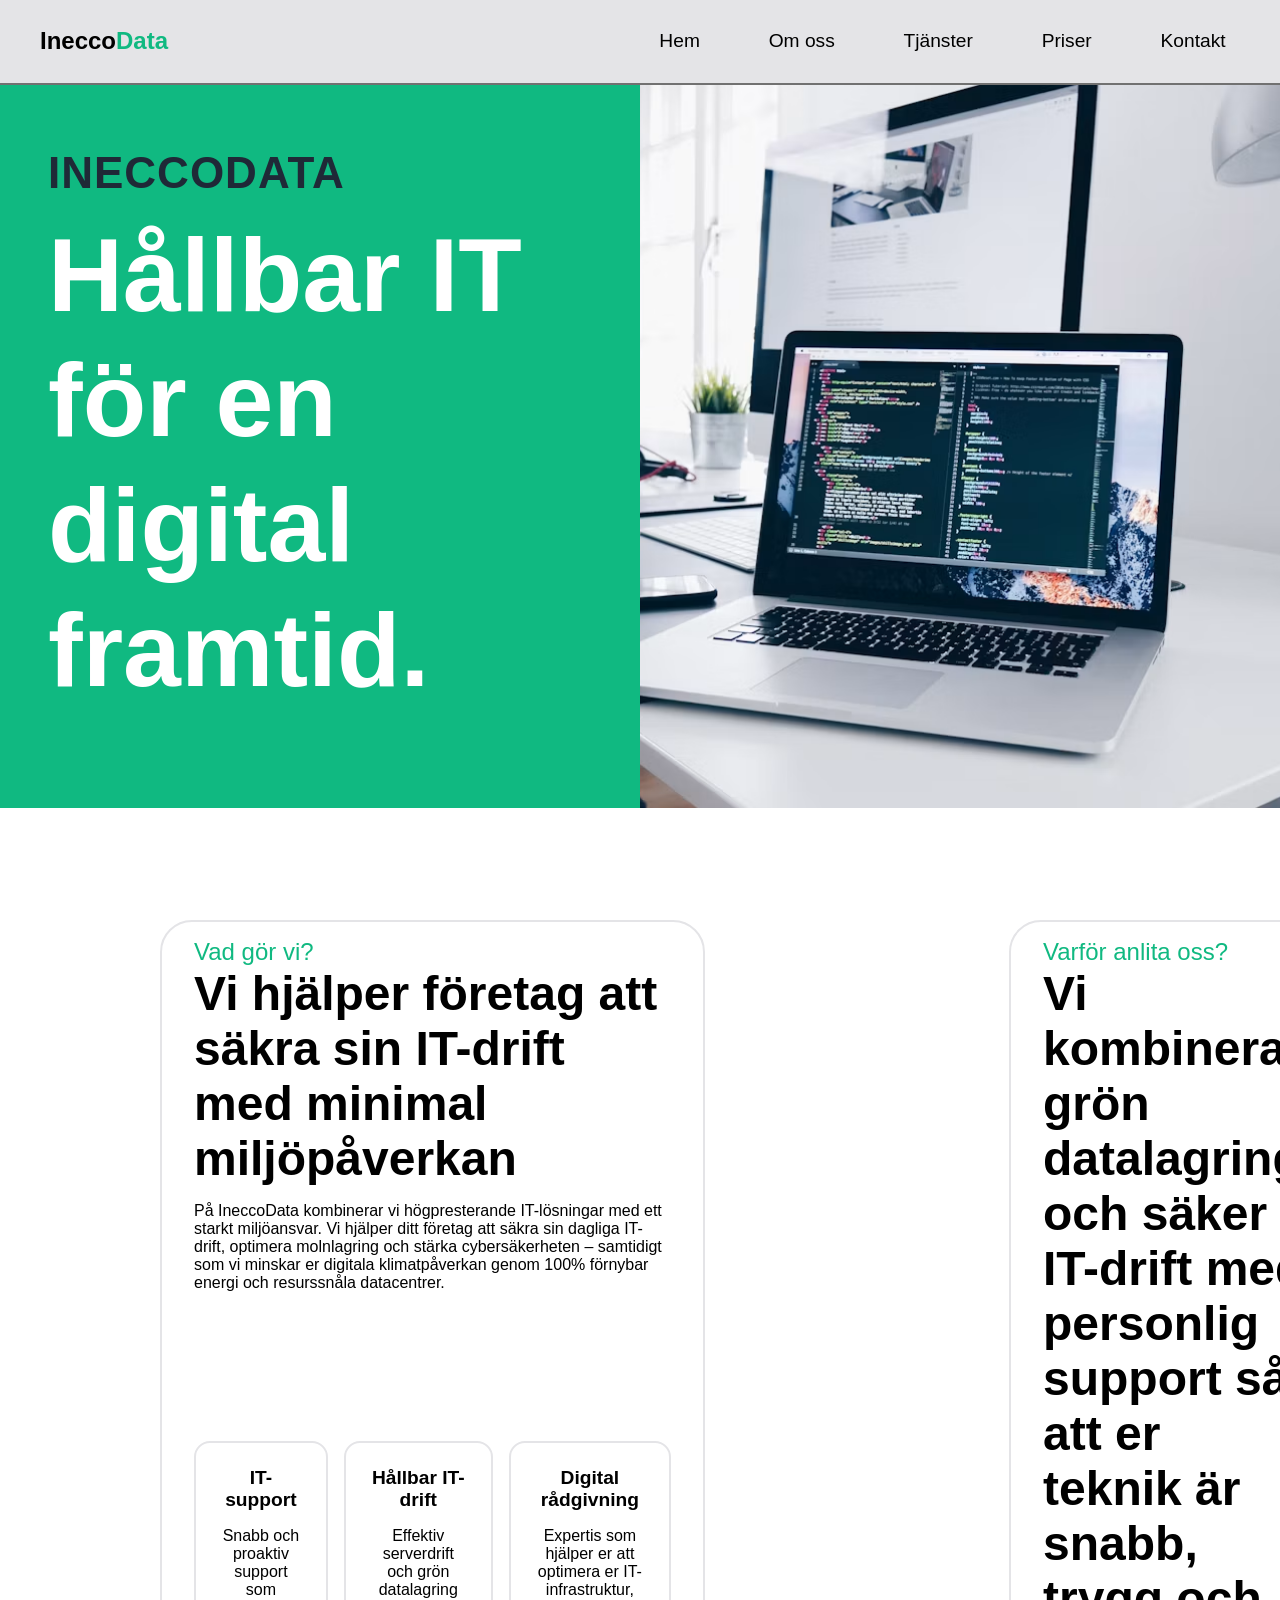
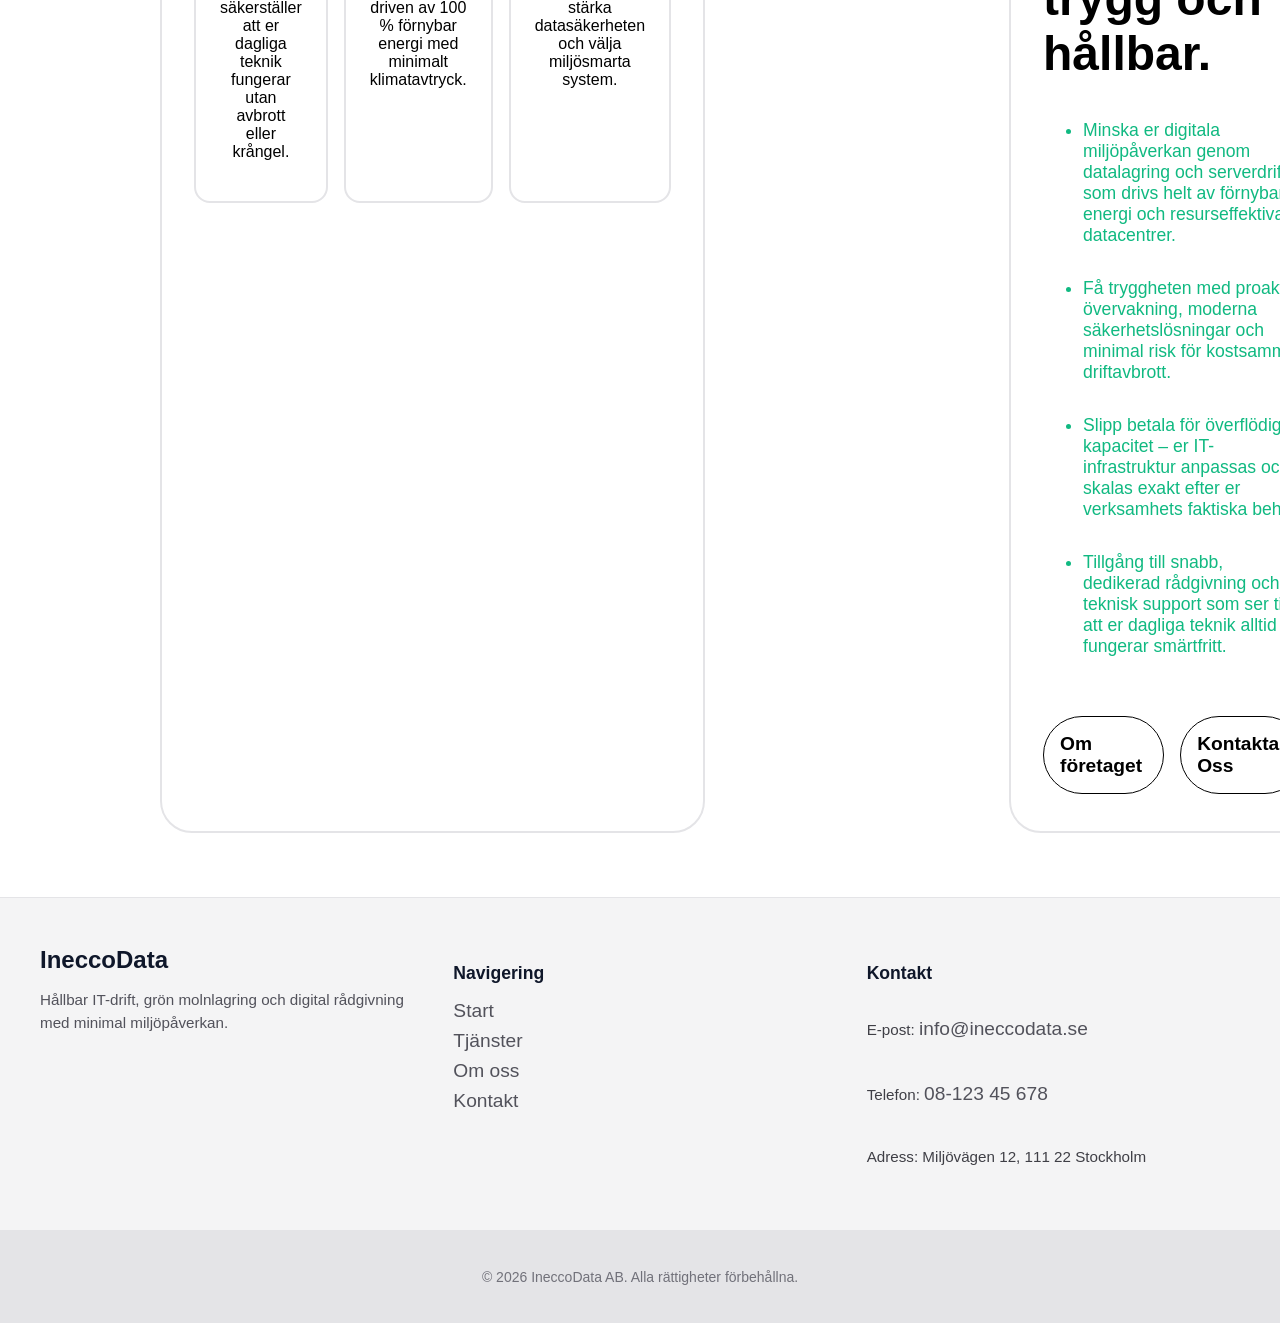
<file: index.html>
<!DOCTYPE html>
<html lang="en">
<head>
    <meta charset="UTF-8">
    <meta name="viewport" content="width=device-width, initial-scale=1.0">
    <link rel="stylesheet" href="assets/style.css">
    <title>Home</title>
</head>
<body>
    <!-- Header -->
    <header>
        <nav class="navbar">
            <a class="brand-title" href="index.html">
                <span class="ineco-span">Inecco</span>
                <span class="data-span">Data</span>
            </a>

            <ul class="nav-ul">
                <li class="ul-item">
                    <a href="home.html" class="a">Hem</a>
                </li>
                <li class="ul-item">
                    <a href="om-oss.html" class="a">Om oss</a>
                </li>
                <li class="ul-item">
                    <a href="tjanster.html" class="a">Tjänster</a>
                </li>
                <li class="ul-item">
                    <a href="priser.html" class="a">Priser</a>
                </li>
                <li class="ul-item">
                    <a href="kontakt.html" class="a">Kontakt</a>
                </li>
            </ul>
        </nav>
    </header>


    <!-- main -->
    <main>
        <section class="hero-section">
            <section class="hero-text-section">
                <h1 class="hero-title">IneccoData</h1>
                <p class="hero-motto">Hållbar IT för en digital framtid.</p>            
            </section>

            <section class="hero-image" role="img" aria-label="IneccoData hero image"></section>
        </section>


        <section class="body-section">
            <section class="what-we-do-card">
                <section card-header>
                    <h2 class="card-title">Vad gör vi?</h2>
                    <p class="card-answer">Vi hjälper företag att säkra sin IT-drift med minimal miljöpåverkan</p>
                    <p>På IneccoData kombinerar vi högpresterande IT-lösningar med ett starkt miljöansvar. Vi hjälper ditt företag att säkra sin dagliga IT-drift, optimera molnlagring och stärka cybersäkerheten – samtidigt som vi minskar er digitala klimatpåverkan genom 100% förnybar energi och resurssnåla datacentrer.</p>
                                    
                </section>
                <div class="card-options">
                    <article class="card">
                        <span>IT-support</span>
                        <p>Snabb och proaktiv support som säkerställer att er dagliga teknik fungerar utan avbrott eller krångel.</p>
                    </article>
                    <article class="card">
                        <span>Hållbar IT-drift</span>
                        <p>Effektiv serverdrift och grön datalagring driven av 100 % förnybar energi med minimalt klimatavtryck.</p>
                    </article>
                    <article class="card">
                        <span>Digital rådgivning</span>
                        <p>Expertis som hjälper er att optimera er IT-infrastruktur, stärka datasäkerheten och välja miljösmarta system.</p>
                    </article>
                    </div>
                </article>
            </section>


            <section class="what-we-do-card">
                <section card-header>
                    <h2 class="card-title">Varför anlita oss?</h2>
                    <p class="card-answer">Vi kombinerar grön datalagring och säker IT-drift med personlig support så att er teknik är snabb, trygg och hållbar.</p>
                    
                    <ul class="card-ul">
                        <li class="card-li">Minska er digitala miljöpåverkan genom datalagring och serverdrift som drivs helt av förnybar energi och resurseffektiva datacentrer.</li>
                        <li class="card-li">Få tryggheten med proaktiv övervakning, moderna säkerhetslösningar och minimal risk för kostsamma driftavbrott.</li>
                        <li class="card-li">Slipp betala för överflödig kapacitet – er IT-infrastruktur anpassas och skalas exakt efter er verksamhets faktiska behov.</li>
                        <li class="card-li">Tillgång till snabb, dedikerad rådgivning och teknisk support som ser till att er dagliga teknik alltid fungerar smärtfritt.</li>
                    </ul>

                    <div class="card-options">
                        <a class="a-card" href="om-oss.html">Om företaget</a>
                        <a class="a-card" href="kontakt.html">Kontakta Oss</a>
                    </div>
                </section>
                
            </section>
        </section>
    </main>


    <!-- Footer -->
   
        <footer class="site-footer">
  <div class="footer-container">
    
    <!-- Kolumn 1: Om företaget -->
    <div class="footer-brand">
      <span class="footer-logo">IneccoData</span>
      <p>Hållbar IT-drift, grön molnlagring och digital rådgivning med minimal miljöpåverkan.</p>
    </div>

    <!-- Kolumn 2: Snabblänkar (Navigation) -->
    <nav class="footer-nav" aria-label="Sidfotsnavigering">
      <h3 class="footer-heading">Navigering</h3>
      <ul>
        <li><a href="index.html">Start</a></li>
        <li><a href="tjanster.html">Tjänster</a></li>
        <li><a href="om-oss.html">Om oss</a></li>
        <li><a href="kontakt.html">Kontakt</a></li>
      </ul>
    </nav>

    <!-- Kolumn 3: Kontaktuppgifter -->
    <div class="footer-contact">
      <h3 class="footer-heading">Kontakt</h3>
      <address>
        <p>E-post: <a href="mailto:info@ineccodata.se">info@ineccodata.se</a></p>
        <p>Telefon: <a href="tel:0812345678">08-123 45 678</a></p>
        <p>Adress: Miljövägen 12, 111 22 Stockholm</p>
      </address>
    </div>

  </div>

  <!-- Copyright-fält längst ner -->
  <div class="footer-bottom">
    <p>&copy; 2026 IneccoData AB. Alla rättigheter förbehållna.</p>
  </div>
</footer>
    
</body>
</html>
</file>
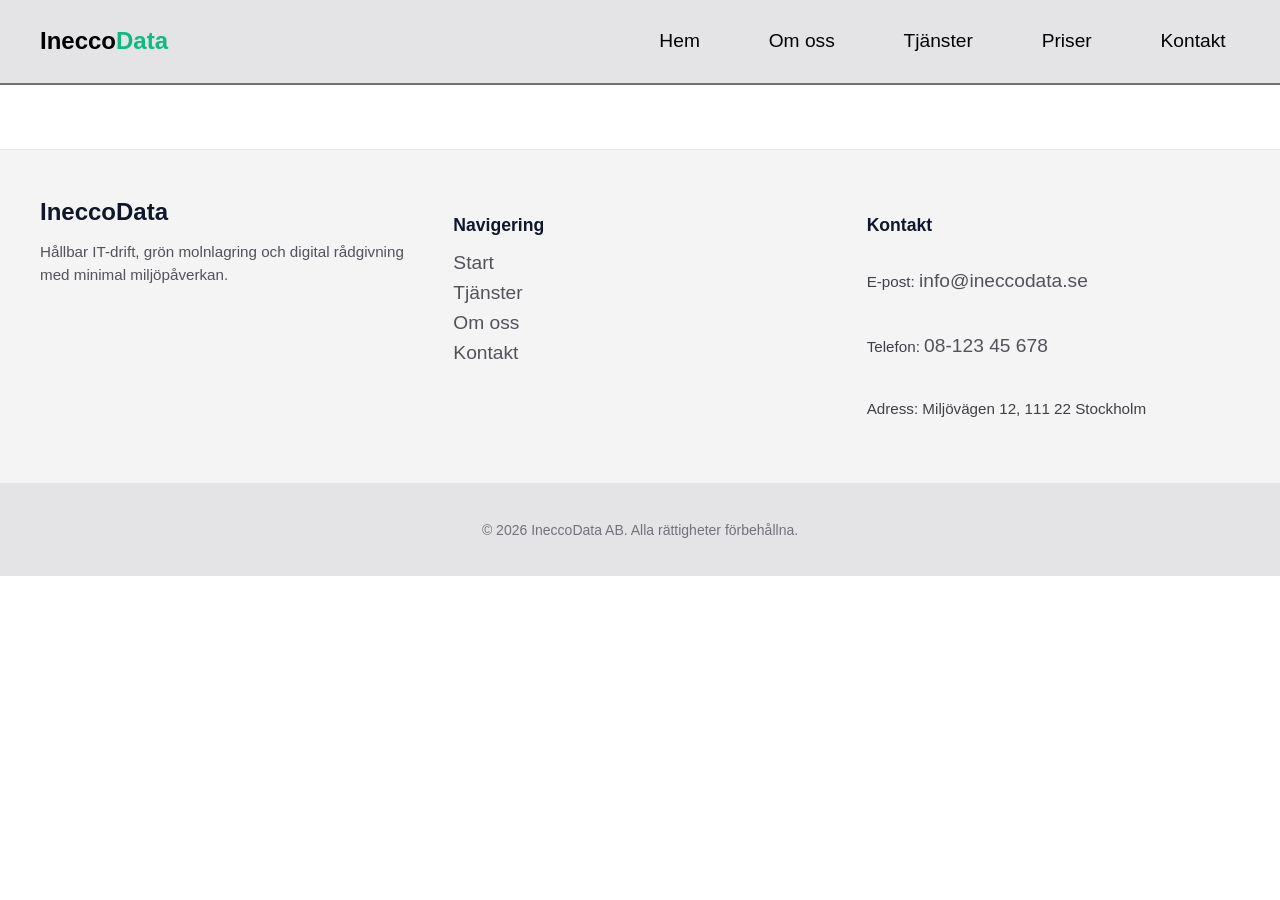
<file: kontakt.html>
<!DOCTYPE html>
<html lang="en">
<head>
    <meta charset="UTF-8">
    <meta name="viewport" content="width=device-width, initial-scale=1.0">
    <link rel="stylesheet" href="assets/style.css">
    <title>Home</title>
</head>
<body>
    <!-- Header -->
    <header>
        <nav class="navbar">
            <a class="brand-title" href="index.html">
                <span class="ineco-span">Inecco</span>
                <span class="data-span">Data</span>
            </a>

            <ul class="nav-ul">
                <li class="ul-item">
                    <a href="index.html" class="a">Hem</a>
                </li>
                <li class="ul-item">
                    <a href="om-oss.html" class="a">Om oss</a>
                </li>
                <li class="ul-item">
                    <a href="tjanster.html" class="a">Tjänster</a>
                </li>
                <li class="ul-item">
                    <a href="priser.html" class="a">Priser</a>
                </li>
                <li class="ul-item">
                    <a href="kontakt.html" class="a">Kontakt</a>
                </li>
            </ul>
        </nav>
    </header>


    <footer class="site-footer">
        <div class="footer-container">

            <div class="footer-brand">
                <span class="footer-logo">IneccoData</span>
                <p>Hållbar IT-drift, grön molnlagring och digital rådgivning med minimal miljöpåverkan.</p>
            </div>

            <nav class="footer-nav" aria-label="Sidfotsnavigering">
                <h3 class="footer-heading">Navigering</h3>
                <ul>
                    <li><a href="index.html">Start</a></li>
                    <li><a href="tjanster.html">Tjänster</a></li>
                    <li><a href="om-oss.html">Om oss</a></li>
                    <li><a href="kontakt.html">Kontakt</a></li>
                </ul>
            </nav>

            <div class="footer-contact">
            <h3 class="footer-heading">Kontakt</h3>
            <address>
                <p>E-post: <a href="mailto:info@ineccodata.se">info@ineccodata.se</a></p>
                <p>Telefon: <a href="tel:0812345678">08-123 45 678</a></p>
                <p>Adress: Miljövägen 12, 111 22 Stockholm</p>
            </address>
        </div>

    </div>

    <div class="footer-bottom">
        <p>&copy; 2026 IneccoData AB. Alla rättigheter förbehållna.</p>
    </div>
</footer>
    
</body>
</html>
</file>
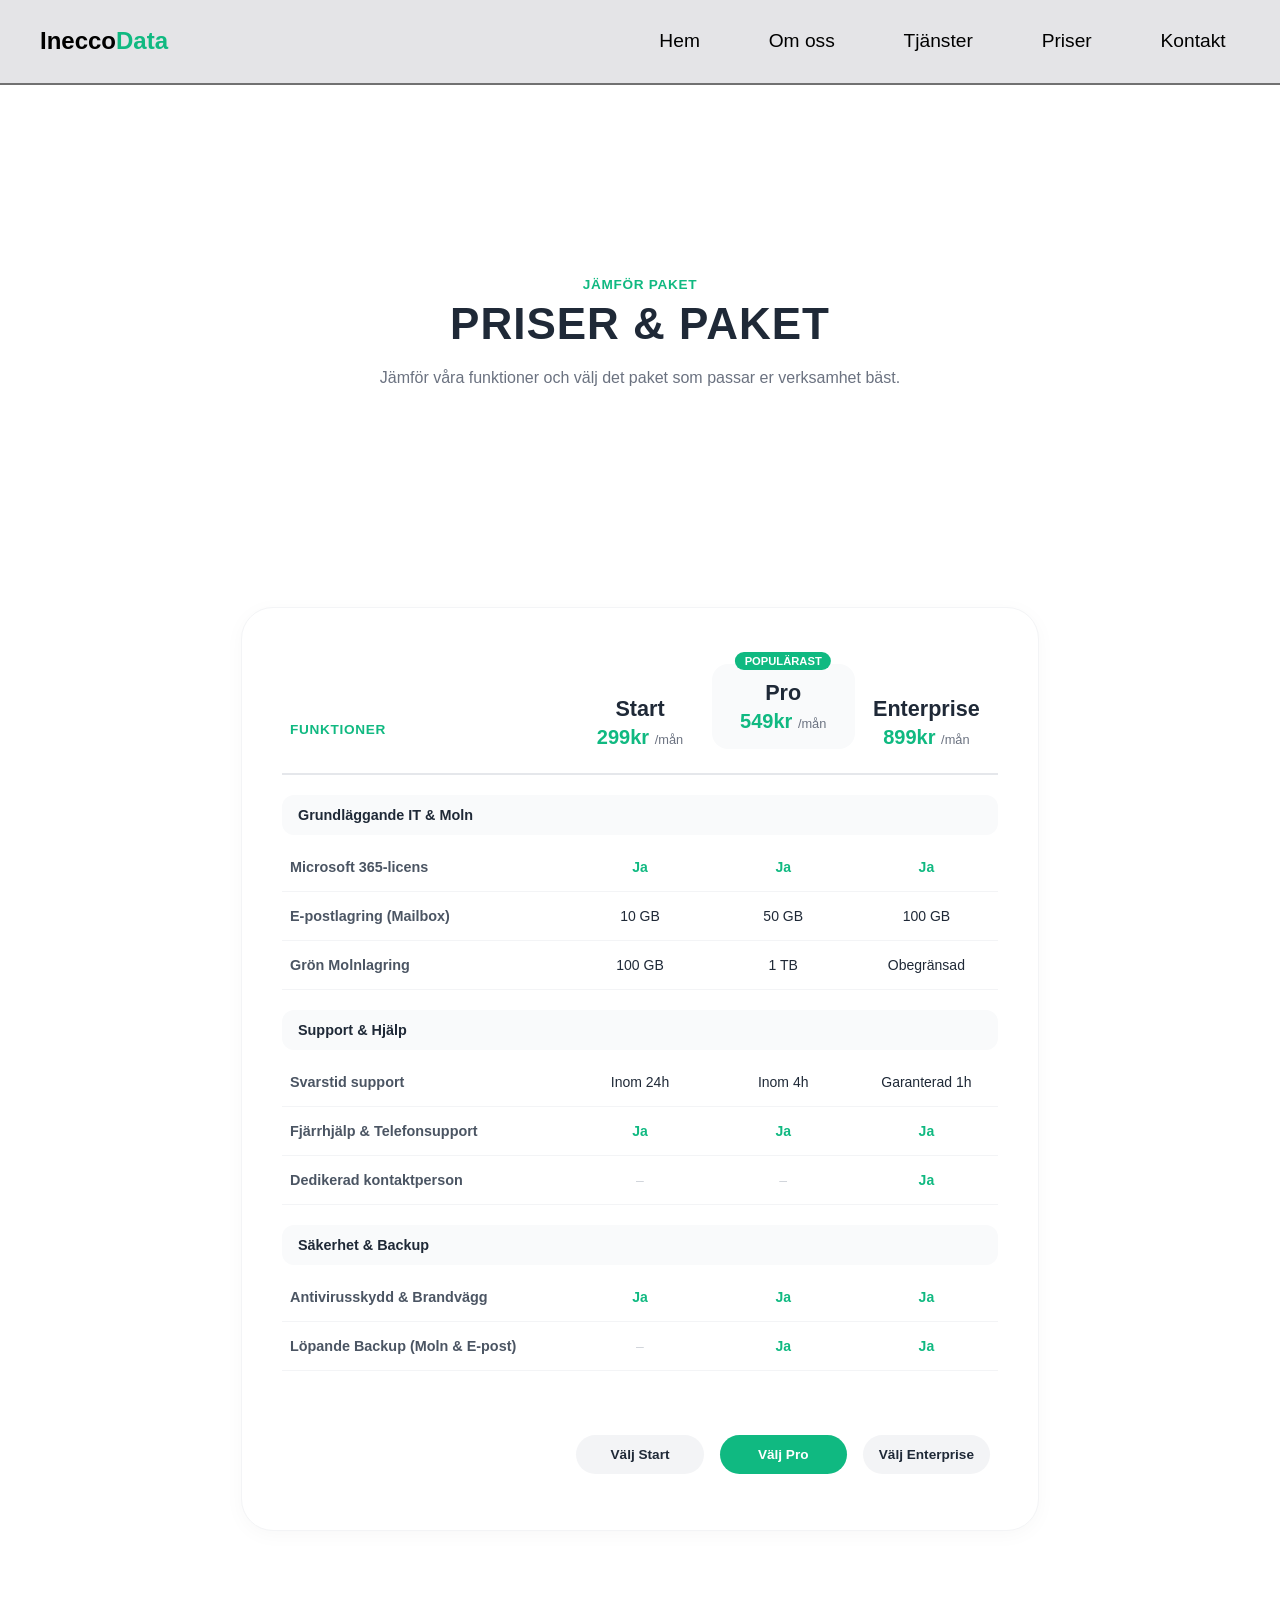
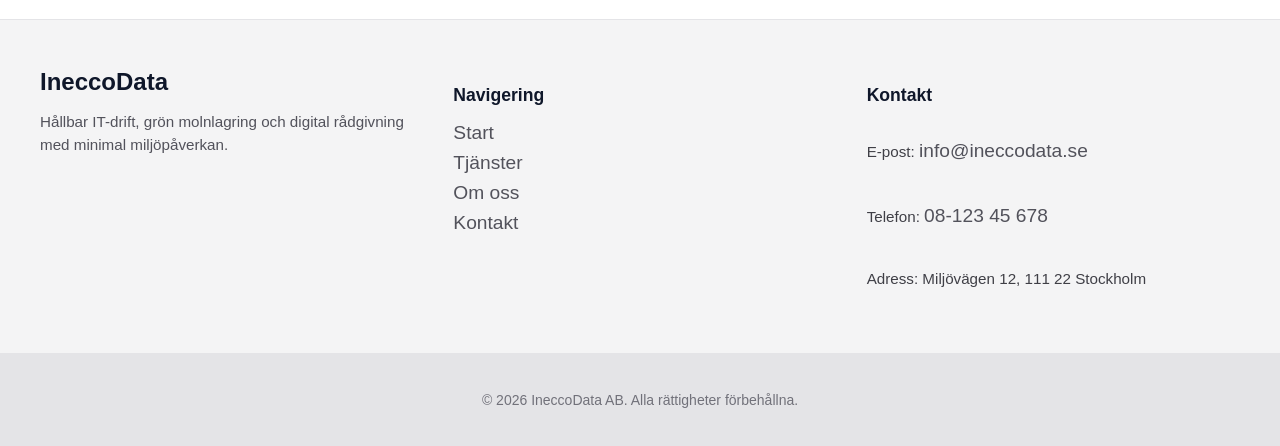
<file: priser.html>
<!DOCTYPE html>
<html lang="en">
<head>
    <meta charset="UTF-8">
    <meta name="viewport" content="width=device-width, initial-scale=1.0">
    <link rel="stylesheet" href="assets/style.css">
    <title>Home</title>
</head>
<body>

    
    <header>
        <nav class="navbar">
            <a class="brand-title" href="index.html">
                <span class="ineco-span">Inecco</span>
                <span class="data-span">Data</span>
            </a>

            <ul class="nav-ul">
                <li class="ul-item">
                    <a href="index.html" class="a">Hem</a>
                </li>
                <li class="ul-item">
                    <a href="om-oss.html" class="a">Om oss</a>
                </li>
                <li class="ul-item">
                    <a href="tjanster.html" class="a">Tjänster</a>
                </li>
                <li class="ul-item">
                    <a href="priser.html" class="a">Priser</a>
                </li>
                <li class="ul-item">
                    <a href="kontakt.html" class="a">Kontakt</a>
                </li>
            </ul>
        </nav>
    </header>

<main>
  <section class="pricing-page">
 
  <section class="pricing-hero">
    <span class="section-label">JÄMFÖR PAKET</span>
    <h1 class="hero-title">Priser &amp; Paket</h1>
    <p class="pricing-intro-text">
      Jämför våra funktioner och välj det paket som passar er verksamhet bäst.
    </p>
  </section>


  <div class="custom-table">

    <div class="table-row header-row">
      <div class="table-cell feature-cell">
        <span class="section-label">FUNKTIONER</span>
      </div>
      <div class="table-cell package-cell">
        <span class="package-name">Start</span>
        <p class="package-price">299kr <span>/mån</span></p>
      </div>
      <div class="table-cell package-cell featured">
        <span class="popular-tag">POPULÄRAST</span>
        <span class="package-name">Pro</span>
        <p class="package-price">549kr <span>/mån</span></p>
      </div>
      <div class="table-cell package-cell">
        <span class="package-name">Enterprise</span>
        <p class="package-price">899kr <span>/mån</span></p>
      </div>
    </div>

    
    <div class="category-header">
      <p class="category-title">Grundläggande IT &amp; Moln</p>
    </div>

    <div class="table-row">
      <div class="table-cell feature-cell">
        <p class="feature-name">Microsoft 365-licens</p>
      </div>
      <div class="table-cell"><p class="check-mark">Ja</p></div>
      <div class="table-cell"><p class="check-mark">Ja</p></div>
      <div class="table-cell"><p class="check-mark">Ja</p></div>
    </div>

    <div class="table-row">
      <div class="table-cell feature-cell">
        <p class="feature-name">E-postlagring (Mailbox)</p>
      </div>
      <div class="table-cell"><p class="text-value">10 GB</p></div>
      <div class="table-cell"><p class="text-value">50 GB</p></div>
      <div class="table-cell"><p class="text-value">100 GB</p></div>
    </div>

    <div class="table-row">
      <div class="table-cell feature-cell">
        <p class="feature-name">Grön Molnlagring</p>
      </div>
      <div class="table-cell"><p class="text-value">100 GB</p></div>
      <div class="table-cell"><p class="text-value">1 TB</p></div>
      <div class="table-cell"><p class="text-value">Obegränsad</p></div>
    </div>

    
    <div class="category-header">
      <p class="category-title">Support &amp; Hjälp</p>
    </div>

    <div class="table-row">
      <div class="table-cell feature-cell">
        <p class="feature-name">Svarstid support</p>
      </div>
      <div class="table-cell"><p class="text-value">Inom 24h</p></div>
      <div class="table-cell"><p class="text-value">Inom 4h</p></div>
      <div class="table-cell"><p class="text-value">Garanterad 1h</p></div>
    </div>

    <div class="table-row">
      <div class="table-cell feature-cell">
        <p class="feature-name">Fjärrhjälp &amp; Telefonsupport</p>
      </div>
      <div class="table-cell"><p class="check-mark">Ja</p></div>
      <div class="table-cell"><p class="check-mark">Ja</p></div>
      <div class="table-cell"><p class="check-mark">Ja</p></div>
    </div>

    <div class="table-row">
      <div class="table-cell feature-cell">
        <p class="feature-name">Dedikerad kontaktperson</p>
      </div>
      <div class="table-cell"><p class="dash-mark">–</p></div>
      <div class="table-cell"><p class="dash-mark">–</p></div>
      <div class="table-cell"><p class="check-mark">Ja</p></div>
    </div>


    <div class="category-header">
      <p class="category-title">Säkerhet &amp; Backup</p>
    </div>

    <div class="table-row">
      <div class="table-cell feature-cell">
        <p class="feature-name">Antivirusskydd &amp; Brandvägg</p>
      </div>
      <div class="table-cell"><p class="check-mark">Ja</p></div>
      <div class="table-cell"><p class="check-mark">Ja</p></div>
      <div class="table-cell"><p class="check-mark">Ja</p></div>
    </div>

    <div class="table-row">
      <div class="table-cell feature-cell">
        <p class="feature-name">Löpande Backup (Moln &amp; E-post)</p>
      </div>
      <div class="table-cell"><p class="dash-mark">–</p></div>
      <div class="table-cell"><p class="check-mark">Ja</p></div>
      <div class="table-cell"><p class="check-mark">Ja</p></div>
    </div>



    <div class="table-row footer-row">
      <div class="table-cell feature-cell"></div>
      <div class="table-cell">
        <a href="kontakt.html" class="read-more-btn">Välj Start</a>
      </div>
      <div class="table-cell">
        <a href="kontakt.html" class="read-more-btn primary">Välj Pro</a>
      </div>
      <div class="table-cell">
        <a href="kontakt.html" class="read-more-btn">Välj Enterprise</a>
      </div>
    </div>
  </div>
</section>
</main>


<footer class="site-footer">
        <div class="footer-container">

            <div class="footer-brand">
                <span class="footer-logo">IneccoData</span>
                <p>Hållbar IT-drift, grön molnlagring och digital rådgivning med minimal miljöpåverkan.</p>
            </div>

            <nav class="footer-nav" aria-label="Sidfotsnavigering">
                <h3 class="footer-heading">Navigering</h3>
                <ul>
                    <li><a href="index.html">Start</a></li>
                    <li><a href="tjanster.html">Tjänster</a></li>
                    <li><a href="om-oss.html">Om oss</a></li>
                    <li><a href="kontakt.html">Kontakt</a></li>
                </ul>
            </nav>

            <div class="footer-contact">
            <h3 class="footer-heading">Kontakt</h3>
            <address>
                <p>E-post: <a href="mailto:info@ineccodata.se">info@ineccodata.se</a></p>
                <p>Telefon: <a href="tel:0812345678">08-123 45 678</a></p>
                <p>Adress: Miljövägen 12, 111 22 Stockholm</p>
            </address>
        </div>

    </div>

    <div class="footer-bottom">
        <p>&copy; 2026 IneccoData AB. Alla rättigheter förbehållna.</p>
    </div>
</footer>
    
</body>
</html>
</file>
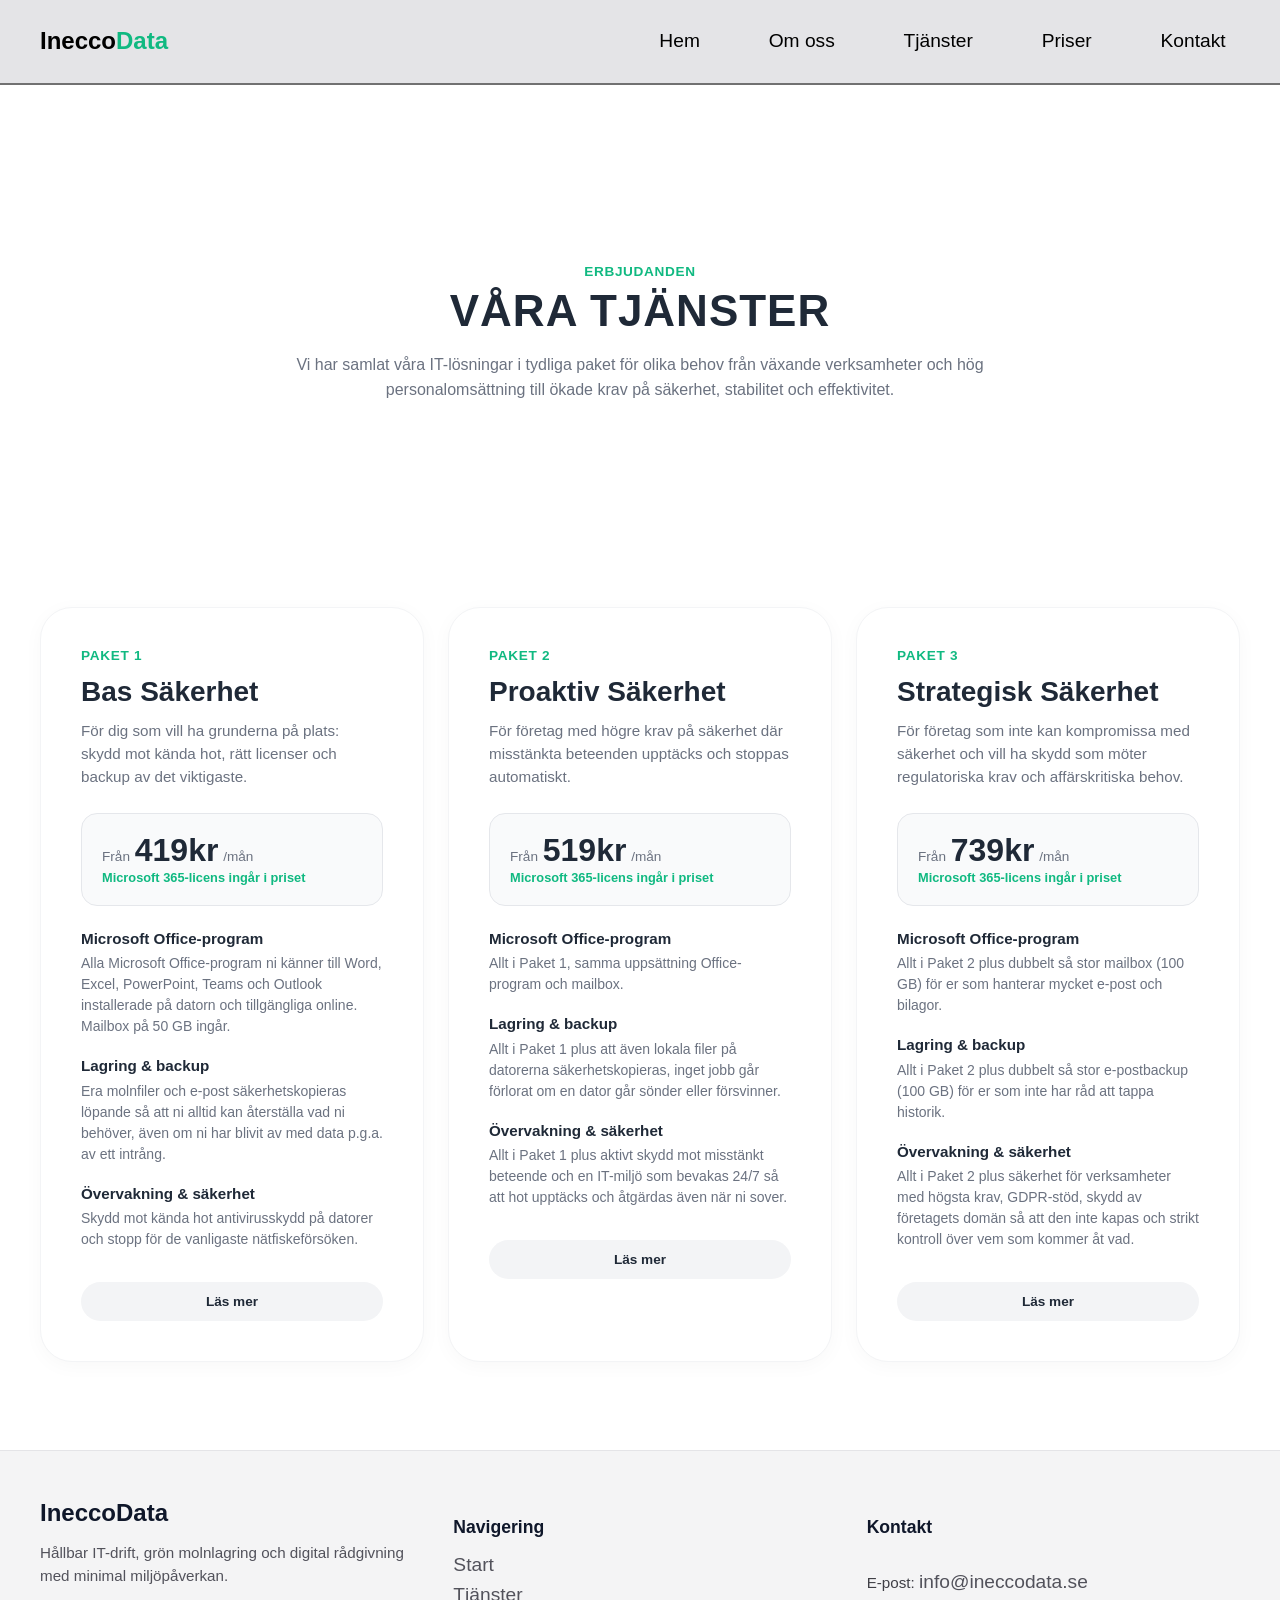
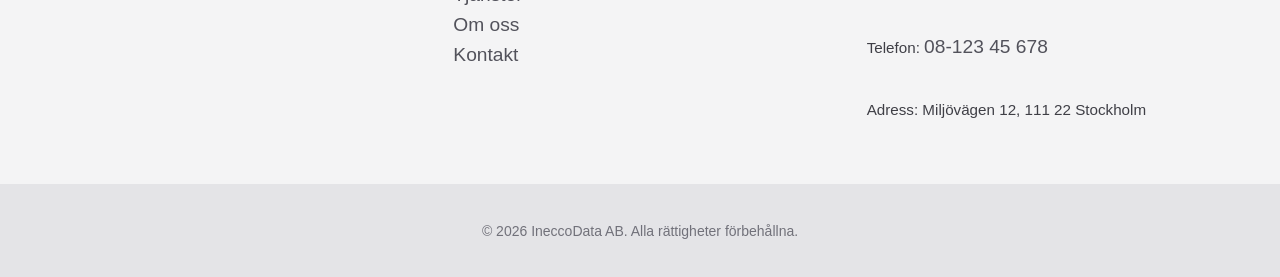
<file: tjanster.html>
<!DOCTYPE html>
<html lang="en">
<head>
    <meta charset="UTF-8">
    <meta name="viewport" content="width=device-width, initial-scale=1.0">
    <link rel="stylesheet" href="assets/style.css">
    <title>Home</title>
</head>
<body>
    <!-- Header -->
    <header>
        <nav class="navbar">
            <a class="brand-title" href="index.html">
                <span class="ineco-span">Inecco</span>
                <span class="data-span">Data</span>
            </a>

            <ul class="nav-ul">
                <li class="ul-item">
                    <a href="index.html" class="a">Hem</a>
                </li>
                <li class="ul-item">
                    <a href="om-oss.html" class="a">Om oss</a>
                </li>
                <li class="ul-item">
                    <a href="tjanster.html" class="a">Tjänster</a>
                </li>
                <li class="ul-item">
                    <a href="priser.html" class="a">Priser</a>
                </li>
                <li class="ul-item">
                    <a href="kontakt.html" class="a">Kontakt</a>
                </li>
            </ul>
        </nav>
    </header>



    <main>
        <section class="pricing-section">
            <!-- Hero-sektion -->
            <section class="pricing-hero">
                <span class="section-label">ERBJUDANDEN</span>
                <h1 class="hero-title">Våra Tjänster</h1>
                <p class="pricing-intro-text">
                Vi har samlat våra IT-lösningar i tydliga paket för olika behov  från växande verksamheter och hög personalomsättning till ökade krav på säkerhet, stabilitet och effektivitet.
                </p>
            </section>

            <div class="pricing-grid">
                <!-- Paket 1 -->
                <article class="pricing-card">
                <span class="section-label">PAKET 1</span>
                <h2 class="card-heading">Bas Säkerhet</h2>
                <p class="card-intro">För dig som vill ha grunderna på plats: skydd mot kända hot, rätt licenser och backup av det viktigaste.</p>

                <div class="price-banner">
                    <div class="price-row">
                    <span class="price-from">Från</span>
                    <span class="price-amount">419kr</span>
                    <span class="price-period">/mån</span>
                    </div>
                    <p class="price-badge-text">Microsoft 365-licens ingår i priset</p>
                </div>

                <div class="card-body">
                    <h3>Microsoft Office-program</h3>
                    <p>Alla Microsoft Office-program ni känner till Word, Excel, PowerPoint, Teams och Outlook installerade på datorn och tillgängliga online. Mailbox på 50 GB ingår.</p>

                    <h3>Lagring &amp; backup</h3>
                    <p>Era molnfiler och e-post säkerhetskopieras löpande så att ni alltid kan återställa vad ni behöver, även om ni har blivit av med data p.g.a. av ett intrång.</p>

                    <h3>Övervakning &amp; säkerhet</h3>
                    <p>Skydd mot kända hot antivirusskydd på datorer och stopp för de vanligaste nätfiskeförsöken.</p>

                    <a href="#" class="read-more-btn">Läs mer</a>
                </div>
                </article>

                <!-- Paket 2 -->
                <article class="pricing-card">
                <span class="section-label">PAKET 2</span>
                <h2 class="card-heading">Proaktiv Säkerhet</h2>
                <p class="card-intro">För företag med högre krav på säkerhet där misstänkta beteenden upptäcks och stoppas automatiskt.</p>

                <div class="price-banner">
                    <div class="price-row">
                    <span class="price-from">Från</span>
                    <span class="price-amount">519kr</span>
                    <span class="price-period">/mån</span>
                    </div>
                    <p class="price-badge-text">Microsoft 365-licens ingår i priset</p>
                </div>

                <div class="card-body">
                    <h3>Microsoft Office-program</h3>
                    <p>Allt i Paket 1, samma uppsättning Office-program och mailbox.</p>

                    <h3>Lagring &amp; backup</h3>
                    <p>Allt i Paket 1 plus att även lokala filer på datorerna säkerhetskopieras, inget jobb går förlorat om en dator går sönder eller försvinner.</p>

                    <h3>Övervakning &amp; säkerhet</h3>
                    <p>Allt i Paket 1 plus aktivt skydd mot misstänkt beteende och en IT-miljö som bevakas 24/7 så att hot upptäcks och åtgärdas även när ni sover.</p>

                    <a href="#" class="read-more-btn">Läs mer</a>
                </div>
                </article>

                <!-- Paket 3 -->
                <article class="pricing-card">
                <span class="section-label">PAKET 3</span>
                <h2 class="card-heading">Strategisk Säkerhet</h2>
                <p class="card-intro">För företag som inte kan kompromissa med säkerhet och vill ha skydd som möter regulatoriska krav och affärskritiska behov.</p>

                <div class="price-banner">
                    <div class="price-row">
                    <span class="price-from">Från</span>
                    <span class="price-amount">739kr</span>
                    <span class="price-period">/mån</span>
                    </div>
                    <p class="price-badge-text">Microsoft 365-licens ingår i priset</p>
                </div>

                <div class="card-body">
                    <h3>Microsoft Office-program</h3>
                    <p>Allt i Paket 2 plus dubbelt så stor mailbox (100 GB) för er som hanterar mycket e-post och bilagor.</p>

                    <h3>Lagring &amp; backup</h3>
                    <p>Allt i Paket 2 plus dubbelt så stor e-postbackup (100 GB) för er som inte har råd att tappa historik.</p>

                    <h3>Övervakning &amp; säkerhet</h3>
                    <p>Allt i Paket 2 plus säkerhet för verksamheter med högsta krav, GDPR-stöd, skydd av företagets domän så att den inte kapas och strikt kontroll över vem som kommer åt vad.</p>

                    <a href="#" class="read-more-btn">Läs mer</a>
                </div>
                </article>
            </div>
            </section>
    </main>

<footer class="site-footer">
        <div class="footer-container">

            <div class="footer-brand">
                <span class="footer-logo">IneccoData</span>
                <p>Hållbar IT-drift, grön molnlagring och digital rådgivning med minimal miljöpåverkan.</p>
            </div>

            <nav class="footer-nav" aria-label="Sidfotsnavigering">
                <h3 class="footer-heading">Navigering</h3>
                <ul>
                    <li><a href="index.html">Start</a></li>
                    <li><a href="tjanster.html">Tjänster</a></li>
                    <li><a href="om-oss.html">Om oss</a></li>
                    <li><a href="kontakt.html">Kontakt</a></li>
                </ul>
            </nav>

            <div class="footer-contact">
            <h3 class="footer-heading">Kontakt</h3>
            <address>
                <p>E-post: <a href="mailto:info@ineccodata.se">info@ineccodata.se</a></p>
                <p>Telefon: <a href="tel:0812345678">08-123 45 678</a></p>
                <p>Adress: Miljövägen 12, 111 22 Stockholm</p>
            </address>
        </div>

    </div>

    <div class="footer-bottom">
        <p>&copy; 2026 IneccoData AB. Alla rättigheter förbehållna.</p>
    </div>
</footer>
    
</body>
</html>
</file>
<file: assets/style.css>
body {
    margin: 0rem;
    padding: 0rem;
    background-color: #FFFFFF;
    font-family: 'Segoe UI', Tahoma, Geneva, Verdana, sans-serif;
}


/* HEADER */
header{
    position: sticky;
    top: 0;
    z-index: 1000;
}

.navbar{
    display:flex;
    align-items: center;
    justify-content: space-between;
    background-color: #E4E4E7;
    color: #3F3F46; 
    
    padding-inline: 2.5rem;
    padding-bottom: 1rem;
    padding-top:1rem;

    

    border-bottom: solid 2px rgb(113, 113, 113);
}


/* Brand Title */
.brand-title{
    display :flex;
    gap: 0rem;
    text-decoration: none;
    color: black;
}

.brand-title{

    font-size: 1.5rem;
    font-weight: bold;
    justify-content: initial;

}

.data-span{
    color: #10B981;
}

/* Nav list */

.nav-ul{
    display: flex;
    justify-content: space-between;
    gap: 2.5rem;
    align-items: center;
    padding: 0rem;
    margin: 0rem;
    list-style: none;
}

a{
    text-decoration: none;
    color: black;
    font-size: 1.2rem;
    font-weight: 400;
}
.ul-item{
    padding: 0.9rem;
    border-radius: 10rem;
    transition: background-color 0.3s ease;
}
.ul-item:hover{
    
    background-color: #10B981;

}







/* main */

main{
  display: flex;
  flex-direction: column;
  gap: 5rem;
}

/* hero */

.hero-section {
  display: grid;
  grid-template-columns: 1fr 1fr;
  min-height: 80vh; 
}

.hero-text-section {
  display: flex;
  flex-direction: column;
  justify-content: center;
  padding: 4rem 3rem;
  background-color: #10B981;
  color: #FFFFFF;
}

.hero-title {
  font-size: 1.5rem;
  font-weight: 600;
  margin: 0 0 1rem 0;
  text-transform: uppercase;
  letter-spacing: 1px;
}

.hero-motto {
  font-size: 6.5rem;
  font-weight: 700;
  line-height: 1.2;
  margin: 0 0 2rem 0;
}

.hero-image {
  background-image: url("images/hero4.avif");
  background-repeat: no-repeat;
  background-size: cover;
  background-position: center top;
  width: 100%;
  height: 100%;
}


/* vad vi gör */

.body-section {
    display: grid;
    grid-template-columns: 1fr 1fr;
    z-index: 500;
    padding-inline: 3rem;
    padding-top: 1rem;
    gap: 5rem;
}

.what-we-do-card {
    border: solid 2px #E4E4E7;
    border-radius: 2rem;
    padding-top: 1rem;
    padding-bottom: 1rem;
    padding-inline: 2rem;
    margin-inline: 7rem;
    margin-top: 1rem;
    display: flex;
    flex-direction: column;
    gap: 7rem;
}

.card-title {
    font-size: 1.5rem;
    font-weight: 500;
    color: #10B981;
    margin: 0;
}

.card-answer {
    font-weight: bold;
    font-size: 3rem;
    margin: 0;
}

.card-options {
    padding-top: 1.3rem;
    padding-bottom: 1.3rem;
    display: flex;
    align-items: stretch;
    justify-content:space-around;
    gap: 1rem;
}

.card {
    border: solid 2px #E4E4E7;
    border-radius: 1rem;
    flex: 1; 
    padding: 1.5rem;
    display: flex;
    flex-direction: column;
    align-items: center;
    text-align:center;
    box-sizing: border-box; 
}

.card > span {
    font-size: 1.2rem;
    font-weight: bold;
}

.card-ul {
    padding-top: 1.3rem;
    padding-bottom: 1.3rem;
    display: flex;
    flex-direction: column;
    color: #10B981;
    gap: 2rem;
    font-size: 1.1rem;
}

.a-card {
    border: solid 1px black;
    padding: 1rem;
    border-radius: 10rem;
    font-weight: bold;
    text-decoration: none;
    color: black;
    transition: background-color 0.3s ease;
}

.a-card:hover {
    background-color: #10B981;
}


/* footer */

.site-footer {
  background-color: #F4F4F5; 
  border-top: 1px solid #E4E4E7;
  color: #3F3F46;
  padding-top: 3rem;
  margin-top: 4rem;
}

.footer-container {
  max-width: 1200px;
  margin: 0 auto;
  padding: 0 1.5rem 3rem 1.5rem;
  display: grid;
  grid-template-columns: repeat(auto-fit, minmax(250px, 1fr));
  gap: 2.5rem;
}

.footer-logo {
  font-size: 1.5rem;
  font-weight: 700;
  color: #0F172A;
  display: block;
  margin-bottom: 0.75rem;
}

.footer-brand p {
  font-size: 0.95rem;
  line-height: 1.5;
  color: #52525B;
}

.footer-heading {
  font-size: 1.1rem;
  font-weight: 600;
  color: #0F172A;
  margin-bottom: 1rem;
}

.footer-nav ul {
  list-style: none;
  padding: 0;
  margin: 0;
  display: flex;
  flex-direction: column;
  gap: 0.5rem;
}

.footer-nav a,
.footer-contact a {
  color: #52525B;
  text-decoration: none;
  transition: color 0.2s ease;
}

.footer-nav a:hover,
.footer-contact a:hover {
  color: #10B981;
  text-decoration: underline;
}

.footer-contact address {
  font-style: normal;
  display: flex;
  flex-direction: column;
  gap: 0.5rem;
  font-size: 0.95rem;
  line-height: 1.4;
}

.footer-bottom {
  border-top: 1px solid #E4E4E7;
  padding: 1.5rem;
  text-align: center;
  font-size: 0.875rem;
  color: #71717A;
  background-color: #E4E4E7; 
}





/* Layout för huvudgridet */
.om-oss-grid {
  display: grid;
  grid-template-columns: 1fr 1fr;
  gap: 1.5rem;
  max-width: 1200px;
  margin: 0 auto;
  padding: 1.5rem;
}

/* Stora korten med rundade hörn */
.info-card {
  background-color: #FFFFFF;
  border-radius: 2rem;
  padding: 2.5rem;
  box-shadow: 0 4px 20px rgba(0, 0, 0, 0.03);
  display: flex;
  flex-direction: column;
}

/* Grön etikett */
.section-label {
  color: #10B981;
  font-size: 0.85rem;
  font-weight: 700;
  letter-spacing: 0.05em;
  margin-bottom: 0.75rem;
  text-transform: uppercase;
}

/* Rubriker */
.card-heading {
  font-size: 2.25rem;
  font-weight: 700;
  color: #1F2937;
  margin: 0 0 1rem 0;
  line-height: 1.2;
}

.card-intro {
  color: #6B7280;
  font-size: 0.95rem;
  line-height: 1.6;
  margin: 0 0 2rem 0;
}

/* Små inre kort längst ned i första rutan */
.inner-cards-row {
  display: grid;
  grid-template-columns: repeat(3, 1fr);
  gap: 1rem;
  margin-top: auto;
}

.mini-card {
  background-color: #F9FAFB;
  border: 1px solid #E5E7EB;
  border-radius: 1rem;
  padding: 1rem;
}

.mini-card.active {
  border-color: #10B981;
}

.mini-card h3 {
  font-size: 0.95rem;
  font-weight: 700;
  color: #1F2937;
  margin: 0 0 0.5rem 0;
}

.mini-card p {
  font-size: 0.8rem;
  color: #6B7280;
  margin: 0;
  line-height: 1.4;
}

/* Bildkortet till höger */
.media-card {
  background-image: url("images/hero4.avif");
  background-size: cover;
  background-position: center;
  border-radius: 2rem;
  min-height: 350px;
}

/* Punktlista för Kort om oss */
.bullet-list {
  list-style: none;
  padding: 0;
  margin: 0;
  display: flex;
  flex-direction: column;
  gap: 0.8rem;
}

.bullet-list li {
  position: relative;
  padding-left: 1.25rem;
  color: #4B5563;
  font-size: 0.95rem;
}

.bullet-list li::before {
  content: "";
  position: absolute;
  left: 0;
  top: 0.55rem;
  width: 6px;
  height: 6px;
  background-color: #10B981;
  border-radius: 50%;
}

/* --- VÅRT TEAM SEKTION --- */
.team-wrapper {
  max-width: 1200px;
  margin: 3rem auto 0 auto;
  padding: 0 1.5rem;
}

.team-header {
  margin-bottom: 1.5rem;
}

.team-grid {
  display: grid;
  grid-template-columns: repeat(4, 1fr);
  gap: 1.5rem;
}

.team-card {
  background-color: #FFFFFF;
  border-radius: 1.5rem;
  overflow: hidden;
  box-shadow: 0 4px 20px rgba(0, 0, 0, 0.03);
  display: flex;
  flex-direction: column;
  border: 1px solid #F3F4F6;
}

.team-image {
  width: 100%;
  height: 200px;
  object-fit: cover;
}

.team-info {
  padding: 1.25rem;
  display: flex;
  flex-direction: column;
}

.team-name {
  font-size: 1.1rem;
  font-weight: 700;
  color: #1F2937;
  margin: 0 0 0.25rem 0;
}

.team-role {
  font-size: 0.85rem;
  font-weight: 600;
  color: #10B981;
  margin-bottom: 0.75rem;
}

.team-bio {
  font-size: 0.85rem;
  color: #6B7280;
  line-height: 1.4;
  margin: 0;
}




/*  Tjänster */

/* Yttre container */
.pricing-section {
  max-width: 1200px;
  margin: 0 auto;
  padding: 1.5rem;
}

/* Hero-sektion */
.pricing-hero {
  text-align: center;
  height: 50vh;
  max-width: 750px;
  margin: 0 auto 3rem auto;
  
  /* Centrerar barn-elementen vertikalt och horisontellt */
  display: flex;
  flex-direction: column;
  justify-content: center;
  align-items: center;
  
}

.hero-title {
  font-size: 4rem;
  font-weight: 800;
  color: #1F2937;
  margin: 0 0 1rem 0;
  line-height: 1.1;
}

.pricing-hero .section-label {
  display: block;
  margin-bottom: 0.5rem;
  
}

.pricing-intro-text {
  color: #6B7280;
  font-size: 1rem;
  line-height: 1.6;
  margin: 0;
}

/* Layout-grid */
.pricing-grid {
  display: grid;
  grid-template-columns: repeat(3, 1fr);
  gap: 1.5rem;
  align-items: stretch;
}

/* Kortstil (matchar Om oss) */
.pricing-card {
  background-color: #FFFFFF;
  border-radius: 2rem;
  padding: 2.5rem;
  box-shadow: 0 4px 20px rgba(0, 0, 0, 0.03);
  border: 1px solid #F3F4F6;
  display: flex;
  flex-direction: column;
}

/* Grön etikett */
.section-label {
  color: #10B981;
  font-size: 0.85rem;
  font-weight: 700;
  letter-spacing: 0.05em;
  margin-bottom: 0.75rem;
  display: block;
  text-transform: uppercase;
}

/* Rubrik och ingress */
.pricing-card .card-heading {
  font-size: 1.75rem;
  font-weight: 700;
  color: #1F2937;
  margin: 0 0 0.75rem 0;
  line-height: 1.2;
}

.pricing-card .card-intro {
  color: #6B7280;
  font-size: 0.95rem;
  line-height: 1.5;
  margin: 0 0 1.5rem 0;
  min-height: 60px;
}

/* Prisrutan */
.price-banner {
  background-color: #F9FAFB;
  border: 1px solid #E5E7EB;
  border-radius: 1rem;
  padding: 1.25rem;
  margin-bottom: 1.5rem;
}

.price-row {
  display: flex;
  align-items: baseline;
  gap: 0.3rem;
  margin-bottom: 0.25rem;
}

.price-from {
  font-size: 0.85rem;
  color: #6B7280;
}

.price-amount {
  font-size: 2rem;
  font-weight: 800;
  color: #1F2937;
  line-height: 1;
}

.price-period {
  font-size: 0.85rem;
  color: #6B7280;
}

.price-badge-text {
  font-size: 0.8rem;
  color: #10B981;
  font-weight: 600;
  margin: 0;
}

/* Textinnehåll */
.card-body {
  display: flex;
  flex-direction: column;
  flex-grow: 1;
}

.card-body h3 {
  font-size: 0.95rem;
  font-weight: 700;
  color: #1F2937;
  margin: 1.25rem 0 0.4rem 0;
}

.card-body h3:first-child {
  margin-top: 0;
}

.card-body p {
  font-size: 0.875rem;
  color: #6B7280;
  line-height: 1.5;
  margin: 0;
}

/* Knapp i botten */
.read-more-btn {
  margin-top: 2rem;
  display: inline-block;
  text-align: center;
  background-color: #F3F4F6;
  color: #1F2937;
  font-weight: 700;
  font-size: 0.9rem;
  text-decoration: none;
  padding: 0.85rem 1.5rem;
  border-radius: 999px;
  transition: all 0.2s ease;
}

.read-more-btn:hover {
  background-color: #10B981;
  color: #FFFFFF;
}



/* Priser */

/* Yttre container */
.pricing-page {
  max-width: 1200px;
  margin: 0 auto;
  padding: 1.5rem;
}

/* Hero-sektion */
.pricing-hero {
  text-align: center;
  height: 50vh;
  max-width: 750px;
  margin: 0 auto 3rem auto;
  display: flex;
  flex-direction: column;
  justify-content: center;
  align-items: center;
}

.hero-title {
  font-size: 2.75rem;
  font-weight: 800;
  color: #1F2937;
  margin: 0 0 1rem 0;
  line-height: 1.1;
}

.pricing-hero .section-label {
  display: block;
  margin-bottom: 0.5rem;
}

.pricing-intro-text {
  color: #6B7280;
  font-size: 1rem;
  line-height: 1.6;
  margin: 0;
}

.section-label {
  color: #10B981;
  font-size: 0.85rem;
  font-weight: 700;
  letter-spacing: 0.05em;
  display: block;
  text-transform: uppercase;
}

/* Grid-baserad tabellkort */
.custom-table {
  background-color: #FFFFFF;
  border-radius: 2rem;
  padding: 2.5rem;
  box-shadow: 0 4px 20px rgba(0, 0, 0, 0.03);
  border: 1px solid #F3F4F6;
  overflow-x: auto;
}

/* Radstruktur: 4 kolumner */
.table-row {
  display: grid;
  grid-template-columns: 2fr 1fr 1fr 1fr;
  align-items: center;
  padding: 1rem 0;
  border-bottom: 1px solid #F3F4F6;
}

.table-row:last-child {
  border-bottom: none;
}

/* Celler */
.table-cell {
  padding: 0 0.5rem;
  text-align: center;
}

.table-cell.feature-cell {
  text-align: left;
}

/* Rubrikrad */
.header-row {
  align-items: flex-end;
  padding-bottom: 1.5rem;
  border-bottom: 2px solid #E5E7EB;
}

.package-name {
  font-size: 1.35rem;
  font-weight: 800;
  color: #1F2937;
  display: block;
}

.package-price {
  font-size: 1.25rem;
  font-weight: 700;
  color: #10B981;
  margin: 0.25rem 0 0 0;
}

.package-price span {
  font-size: 0.8rem;
  color: #6B7280;
  font-weight: 400;
}

.package-cell.featured {
  position: relative;
  background-color: #F9FAFB;
  padding: 1rem 0.5rem;
  border-radius: 1rem;
}

.popular-tag {
  position: absolute;
  top: -12px;
  left: 50%;
  transform: translateX(-50%);
  background-color: #10B981;
  color: #FFFFFF;
  font-size: 0.7rem;
  font-weight: 700;
  padding: 0.2rem 0.6rem;
  border-radius: 999px;
}

/* Kategorirubriker i matrisen */
.category-header {
  background-color: #F9FAFB;
  padding: 0.75rem 1rem;
  border-radius: 0.75rem;
  margin: 1.25rem 0 0.5rem 0;
}

.category-title {
  font-size: 0.9rem;
  font-weight: 700;
  color: #1F2937;
  margin: 0;
}

/* Textinnehåll i cellerna */
.feature-name {
  font-size: 0.9rem;
  color: #4B5563;
  font-weight: 600;
  margin: 0;
}

.text-value {
  font-size: 0.875rem;
  color: #1F2937;
  font-weight: 500;
  margin: 0;
}

.check-mark {
  font-size: 0.875rem;
  color: #10B981;
  font-weight: 700;
  margin: 0;
}

.dash-mark {
  font-size: 0.875rem;
  color: #D1D5DB;
  margin: 0;
}

/* Knaprarna längst ned */
.footer-row {
  padding-top: 2rem;
  border-bottom: none;
}

.read-more-btn {
  display: block;
  text-align: center;
  background-color: #F3F4F6;
  color: #1F2937;
  font-weight: 700;
  font-size: 0.85rem;
  text-decoration: none;
  padding: 0.75rem 1rem;
  border-radius: 999px;
  transition: all 0.2s ease;
}

.read-more-btn:hover {
  background-color: #E5E7EB;
}

.read-more-btn.primary {
  background-color: #10B981;
  color: #FFFFFF;
}

.read-more-btn.primary:hover {
  opacity: 0.9;
}

/* Responsivitet */
@media (max-width: 800px) {
  .custom-table {
    min-width: 600px; /* Tillåter horisontell scroll på små skärmar */
  }

  .hero-title {
    font-size: 2.25rem;
  }
}
</file>
